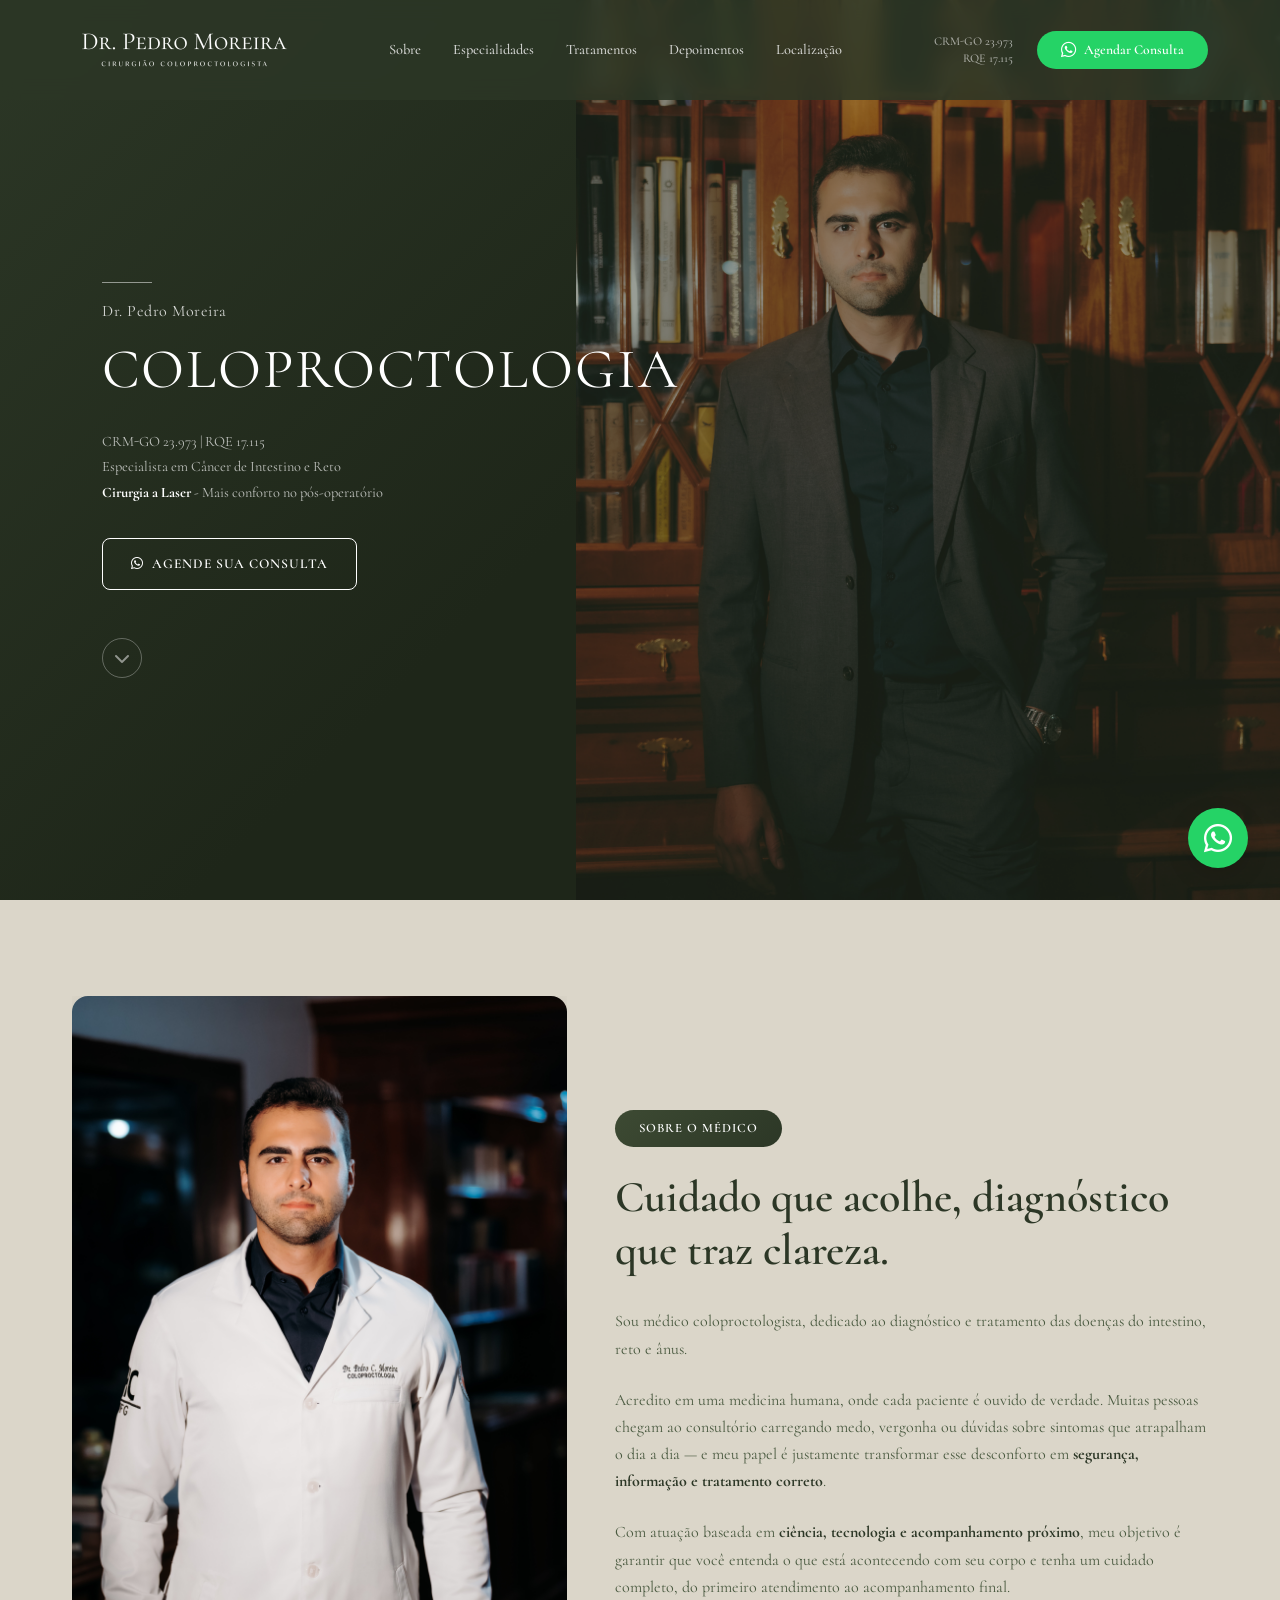
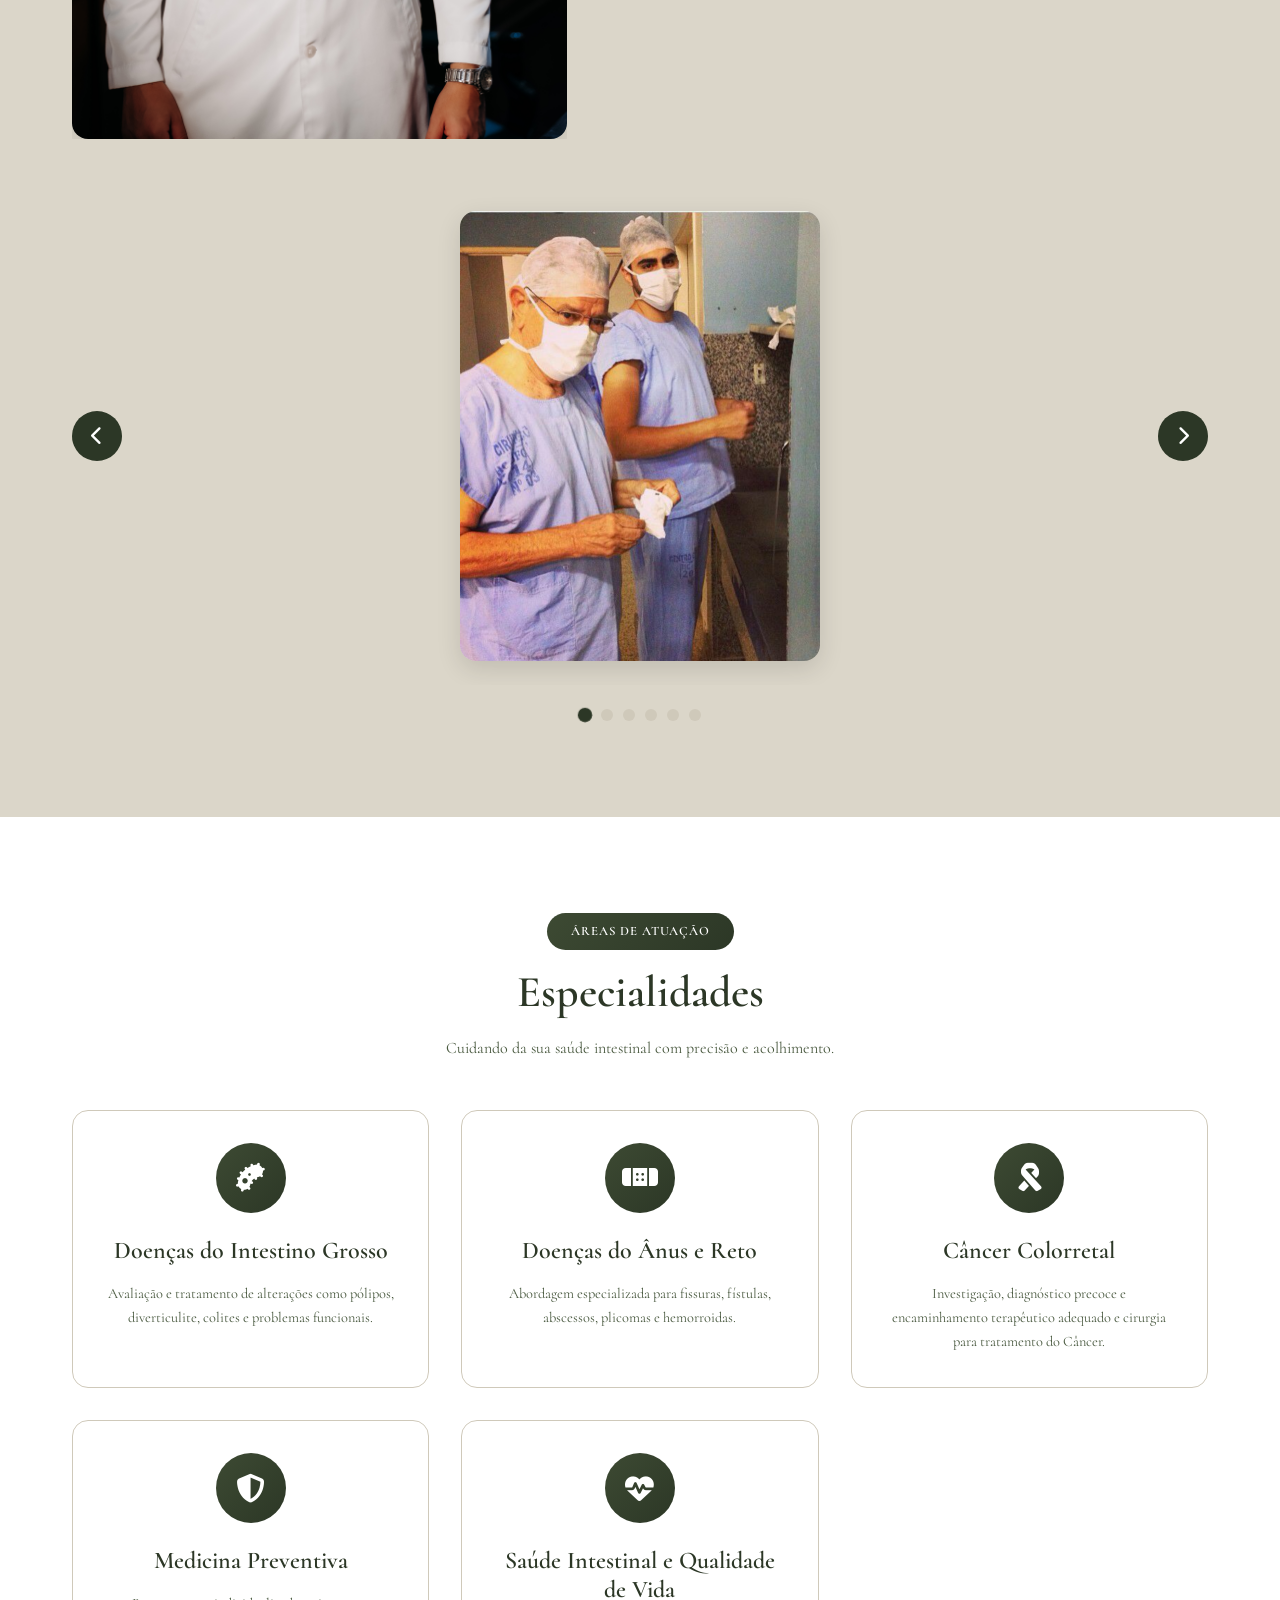
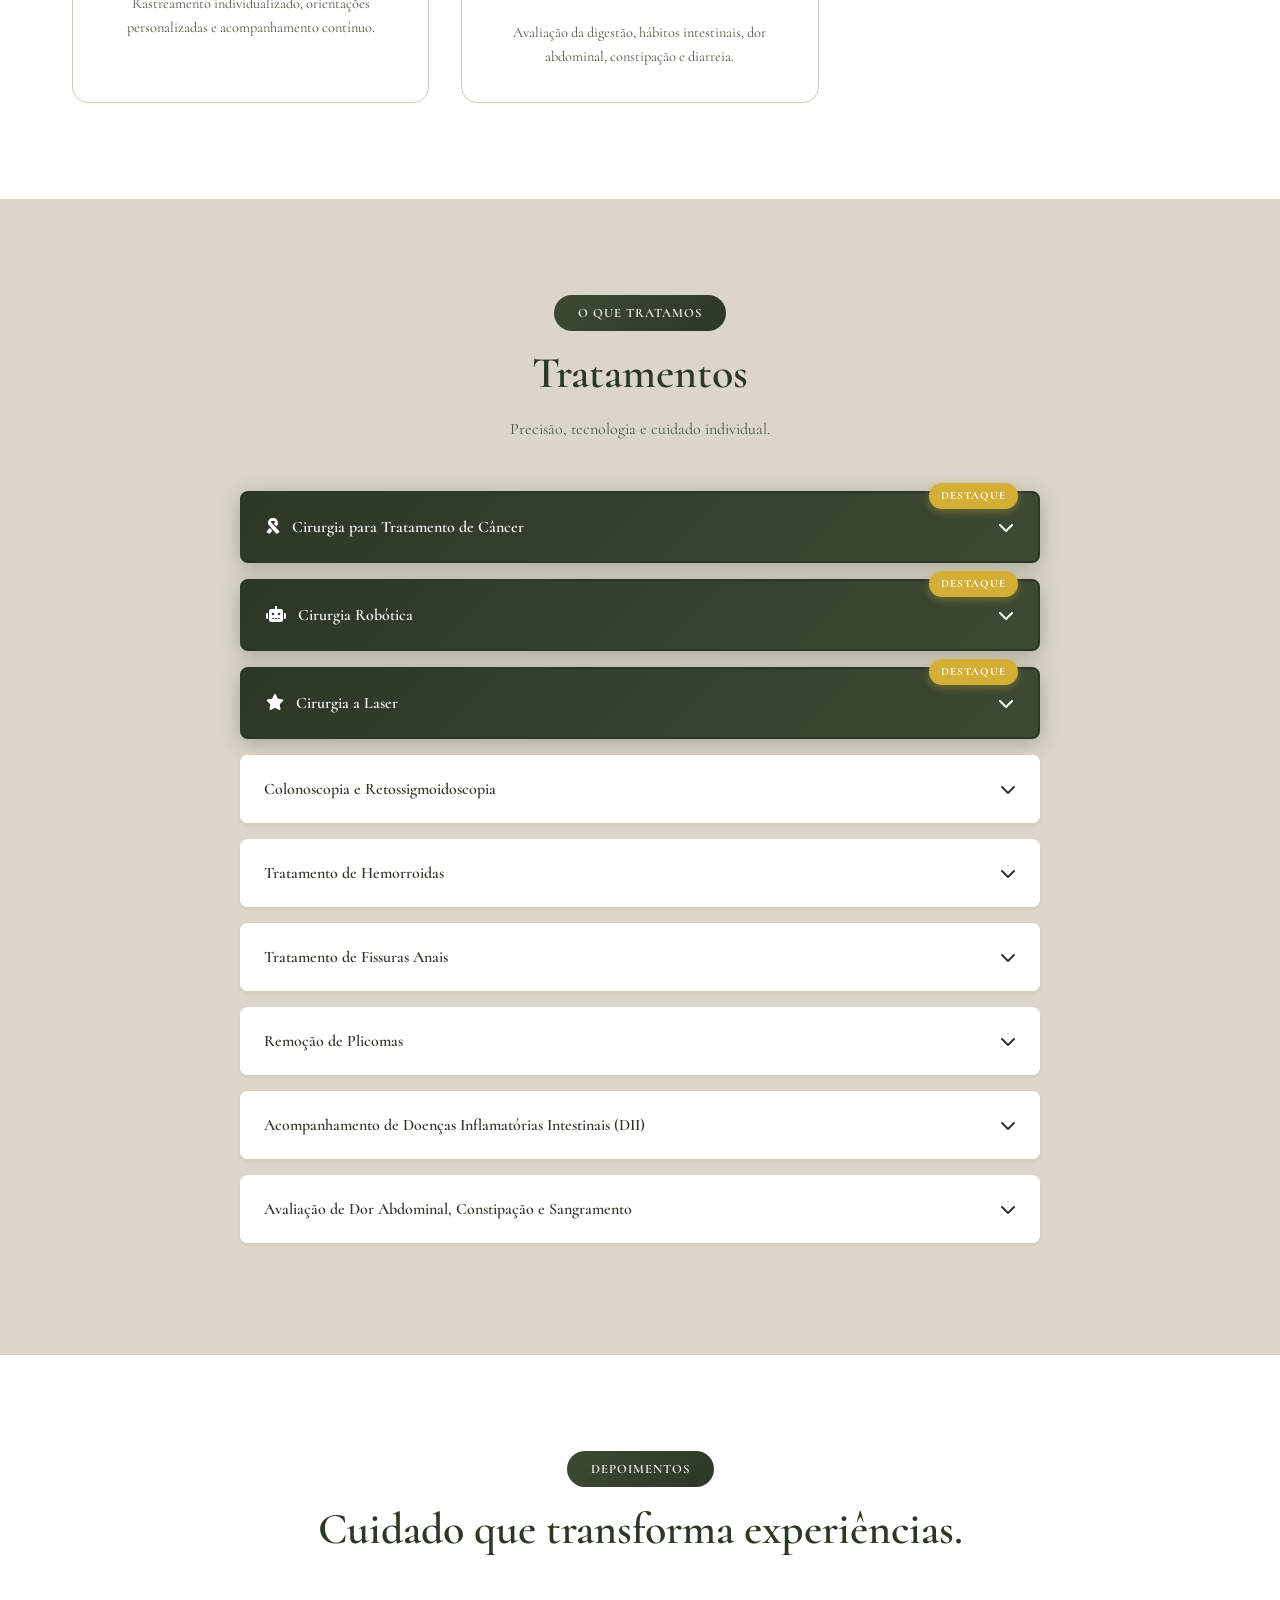
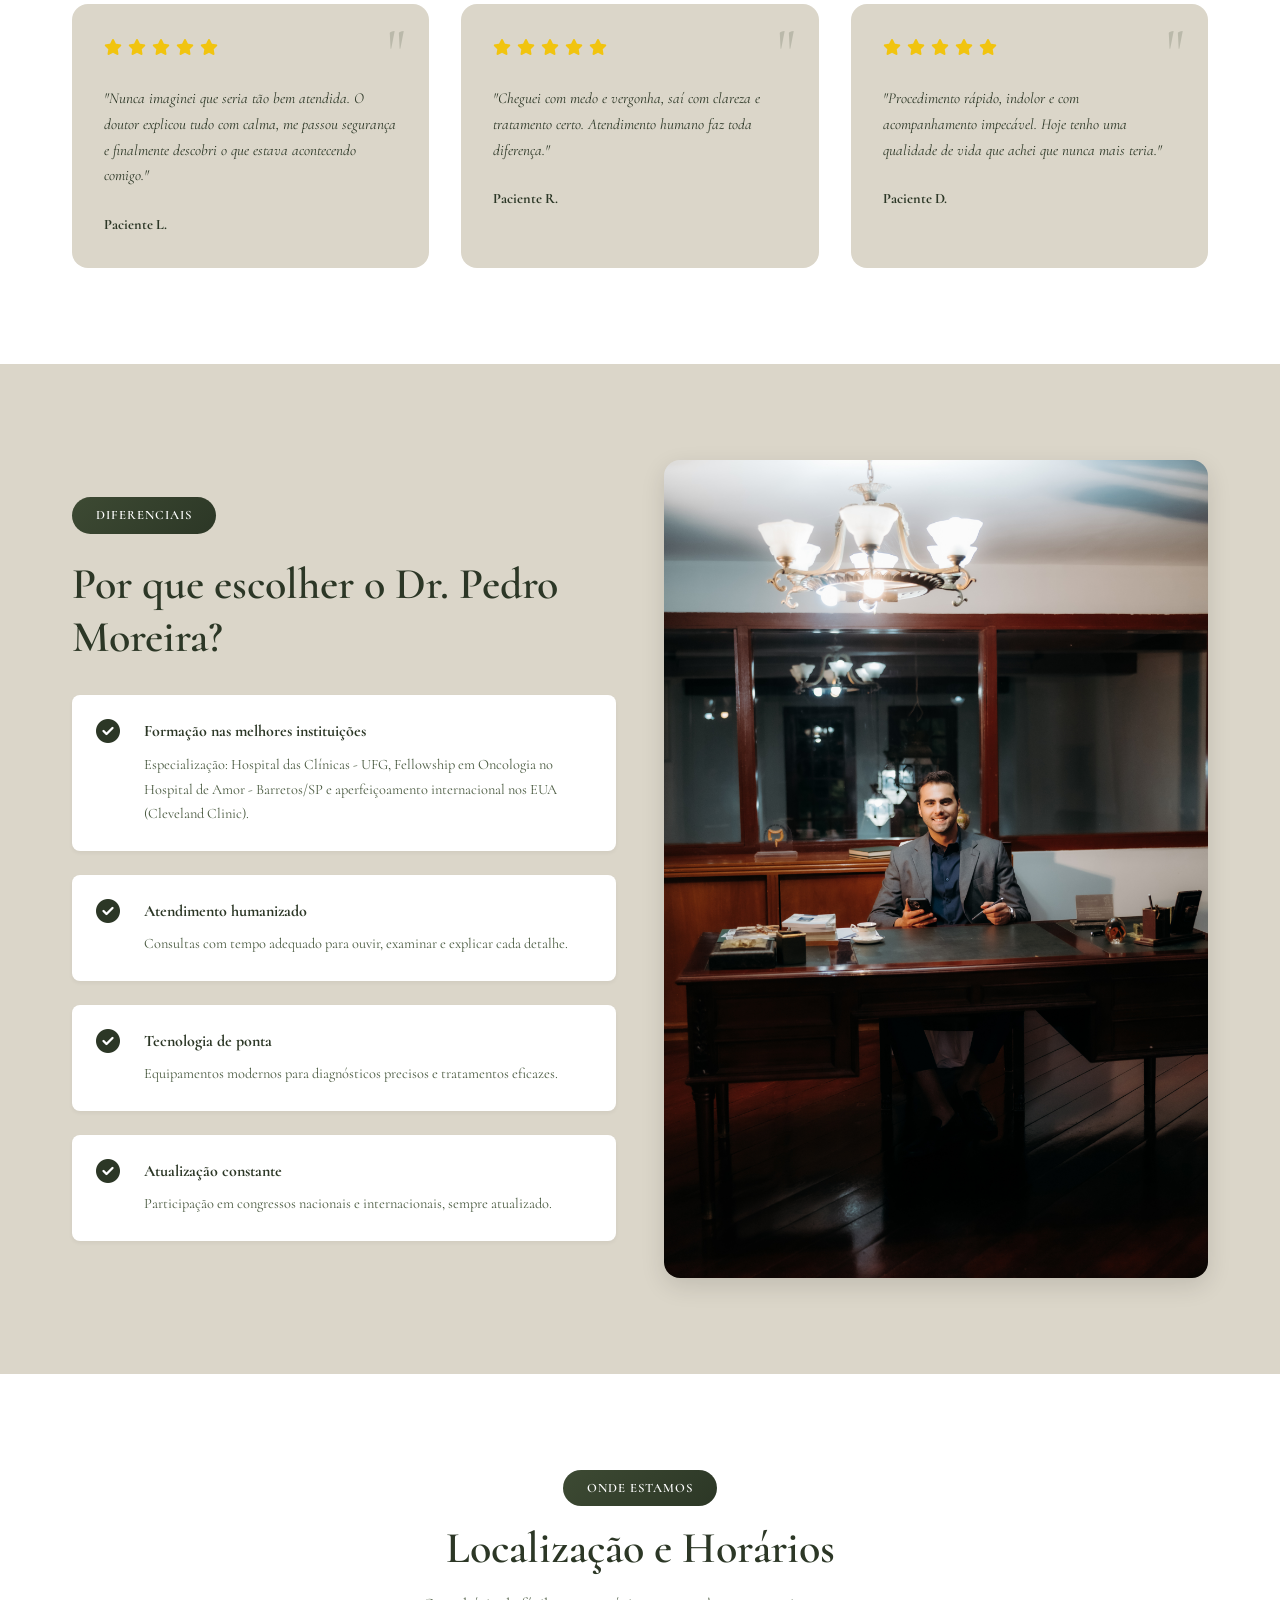
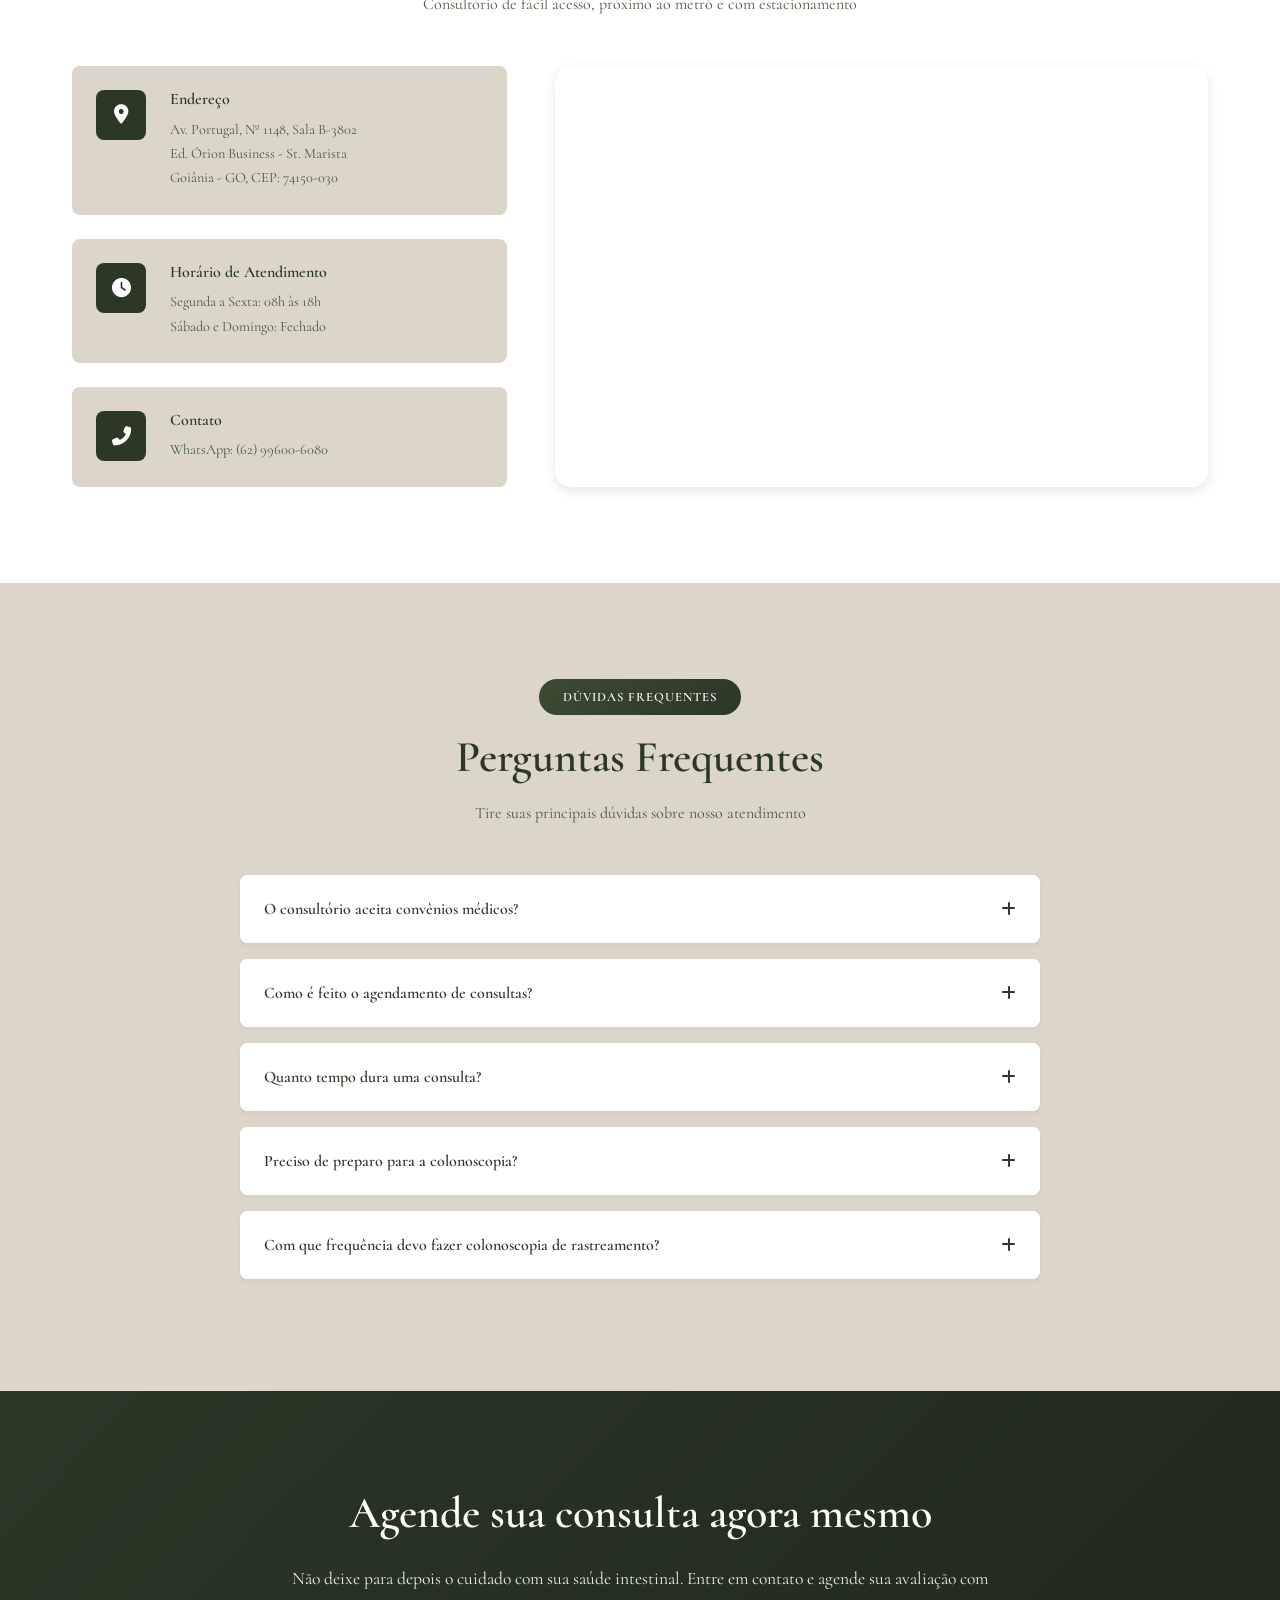
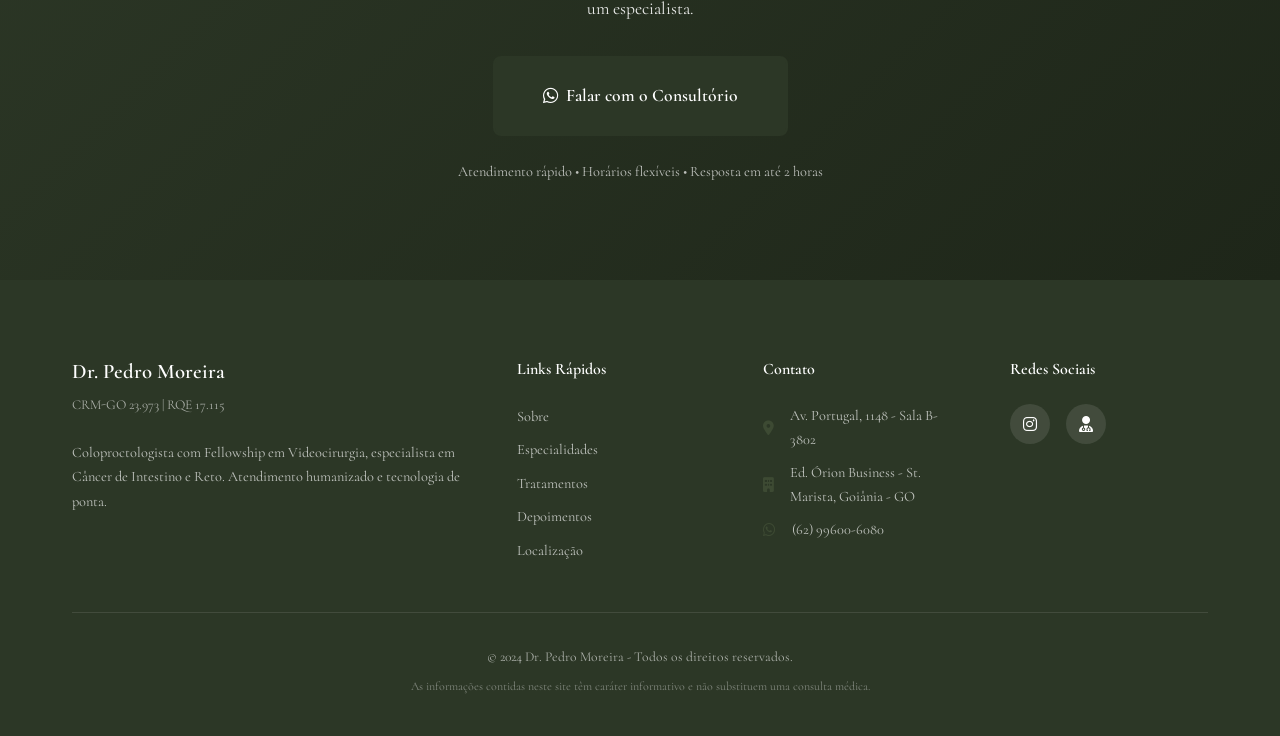
<file: index.html>
<!DOCTYPE html>
<html lang="pt-BR">
<head>
    <meta charset="UTF-8">
    <meta name="viewport" content="width=device-width, initial-scale=1.0">
    <meta name="description" content="Dr. Pedro Moreira - Coloproctologista em Goiânia. Especialista em Câncer de Intestino e Reto com Fellowship em Videocirurgia. Agende sua consulta!">
    <meta name="keywords" content="coloproctologista, goiânia, câncer de intestino, câncer de reto, videocirurgia, colonoscopia">
    <meta name="author" content="Dr. Pedro Moreira">
    <title>Dr. Pedro Moreira | Coloproctologista em Goiânia - Especialista em Câncer de Intestino e Reto</title>
    
    <!-- Fonts -->
    <link rel="preconnect" href="https://fonts.googleapis.com">
    <link rel="preconnect" href="https://fonts.gstatic.com" crossorigin>
    <link href="https://fonts.googleapis.com/css2?family=Cormorant:wght@300;400;500;600;700&display=swap" rel="stylesheet">
    
    <!-- Icons -->
    <link rel="stylesheet" href="https://cdnjs.cloudflare.com/ajax/libs/font-awesome/6.5.1/css/all.min.css">
    
    <!-- Styles -->
    <link rel="stylesheet" href="styles.css">
</head>
<body>
    <!-- Header Fixo -->
    <header class="header header-dark" id="header">
        <div class="container header-content">
            <div class="header-left">
                <div class="header-logo">
                    <img src="images/logo_clara.png" alt="Dr. Pedro Moreira - Logo" class="logo-light">
                    <img src="images/logo.png" alt="Dr. Pedro Moreira - Logo" class="logo-dark">
                </div>
            </div>
            <nav class="nav-desktop">
                <ul class="nav-list">
                    <li><a href="#sobre">Sobre</a></li>
                    <li><a href="#especialidades">Especialidades</a></li>
                    <li><a href="#tratamentos">Tratamentos</a></li>
                    <li><a href="#depoimentos">Depoimentos</a></li>
                    <li><a href="#localizacao">Localização</a></li>
                </ul>
            </nav>
            <div class="header-right">
                <div class="header-credentials">
                    <span>CRM-GO 23.973</span>
                    <span>RQE 17.115</span>
                </div>
                <a href="https://wa.me/5562996006080?text=Olá! Gostaria de agendar uma consulta com o Dr. Pedro Moreira." class="btn-whatsapp header-cta">
                    <i class="fab fa-whatsapp"></i>
                    <span>Agendar Consulta</span>
                </a>
            </div>
            <button class="menu-toggle" id="menuToggle" aria-label="Abrir menu">
                <span></span>
                <span></span>
                <span></span>
            </button>
        </div>
    </header>

    <!-- Menu Mobile -->
    <nav class="nav-mobile" id="navMobile">
        <ul class="nav-list-mobile">
            <li><a href="#sobre">Sobre</a></li>
            <li><a href="#especialidades">Especialidades</a></li>
            <li><a href="#tratamentos">Tratamentos</a></li>
            <li><a href="#depoimentos">Depoimentos</a></li>
            <li><a href="#localizacao">Localização</a></li>
            <li>
                <a href="https://wa.me/5562996006080?text=Olá! Gostaria de agendar uma consulta com o Dr. Pedro Moreira." class="btn-whatsapp-mobile">
                    <i class="fab fa-whatsapp"></i> Agendar Consulta
                </a>
            </li>
        </ul>
    </nav>

    <!-- Hero Section -->
    <section class="hero hero-dark">
        <div class="hero-bg"></div>
        <div class="hero-content-wrapper">
            <div class="hero-text">
                <div class="hero-line"></div>
                <span class="hero-tag">Dr. Pedro Moreira</span>
                <h1 class="hero-title">COLOPROCTOLOGIA</h1>
                <div class="hero-credentials">
                    <p>CRM-GO 23.973 | RQE 17.115</p>
                    <p>Especialista em Câncer de Intestino e Reto</p>
                    <p><strong>Cirurgia a Laser</strong> - Mais conforto no pós-operatório</p>
                </div>
                <div class="hero-buttons">
                    <a href="https://wa.me/5562996006080?text=Olá! Gostaria de agendar uma consulta com o Dr. Pedro Moreira." class="btn btn-primary-light">
                        <i class="fab fa-whatsapp"></i> Agende sua Consulta
                    </a>
                </div>
                <a href="#sobre" class="hero-scroll-btn" aria-label="Rolar para baixo">
                    <i class="fas fa-chevron-down"></i>
                </a>
            </div>
            <div class="hero-image">
                <img src="images/fotodr.png" alt="Dr. Pedro Moreira - Coloproctologista">
            </div>
        </div>
    </section>

    <!-- Sobre o Médico -->
    <section class="section section-about" id="sobre">
        <div class="container">
            <div class="about-content">
                <div class="about-image">
                    <img src="images/GB1_1086.jpg" alt="Dr. Pedro Moreira em consultório">
                </div>
                <div class="about-text">
                    <span class="section-tag">Sobre o Médico</span>
                    <h2 class="section-title">Cuidado que acolhe, diagnóstico que traz clareza.</h2>
                    <p class="about-description">
                        Sou médico coloproctologista, dedicado ao diagnóstico e tratamento das doenças do intestino, reto e ânus.
                    </p>
                    <p class="about-description">
                        Acredito em uma medicina humana, onde cada paciente é ouvido de verdade. Muitas pessoas chegam ao consultório carregando medo, vergonha ou dúvidas sobre sintomas que atrapalham o dia a dia — e meu papel é justamente transformar esse desconforto em <strong>segurança, informação e tratamento correto</strong>.
                    </p>
                    <p class="about-description">
                        Com atuação baseada em <strong>ciência, tecnologia e acompanhamento próximo</strong>, meu objetivo é garantir que você entenda o que está acontecendo com seu corpo e tenha um cuidado completo, do primeiro atendimento ao acompanhamento final.
                    </p>
                </div>
            </div>

            <!-- Carrossel de Imagens -->
            <div class="carousel-section">
                <div class="carousel-container">
                    <button class="carousel-btn carousel-prev" aria-label="Anterior">
                        <i class="fas fa-chevron-left"></i>
                    </button>
                    <div class="carousel-track-container">
                        <div class="carousel-track">
                            <div class="carousel-slide">
                                <img src="images/img1.png" alt="Trajetória Dr. Pedro">
                            </div>
                            <div class="carousel-slide">
                                <img src="images/img2.png" alt="Trajetória Dr. Pedro">
                            </div>
                            <div class="carousel-slide">
                                <img src="images/img3.png" alt="Trajetória Dr. Pedro">
                            </div>
                            <div class="carousel-slide">
                                <img src="images/img4.png" alt="Trajetória Dr. Pedro">
                            </div>
                            <div class="carousel-slide">
                                <img src="images/img5.png" alt="Trajetória Dr. Pedro">
                            </div>
                            <div class="carousel-slide">
                                <img src="images/img6.png" alt="Trajetória Dr. Pedro">
                            </div>
                        </div>
                    </div>
                    <button class="carousel-btn carousel-next" aria-label="Próximo">
                        <i class="fas fa-chevron-right"></i>
                    </button>
                </div>
                <div class="carousel-dots"></div>
            </div>
        </div>
    </section>

    <!-- Especialidades -->
    <section class="section section-specialties" id="especialidades">
        <div class="container">
            <div class="section-header">
                <span class="section-tag">Áreas de Atuação</span>
                <h2 class="section-title">Especialidades</h2>
                <p class="section-subtitle">Cuidando da sua saúde intestinal com precisão e acolhimento.</p>
            </div>
            <div class="specialties-grid">
                <div class="specialty-card">
                    <div class="specialty-icon">
                        <i class="fas fa-bacterium"></i>
                    </div>
                    <h3>Doenças do Intestino Grosso</h3>
                    <p>Avaliação e tratamento de alterações como pólipos, diverticulite, colites e problemas funcionais.</p>
                </div>
                <div class="specialty-card">
                    <div class="specialty-icon">
                        <i class="fas fa-band-aid"></i>
                    </div>
                    <h3>Doenças do Ânus e Reto</h3>
                    <p>Abordagem especializada para fissuras, fístulas, abscessos, plicomas e hemorroidas.</p>
                </div>
                <div class="specialty-card">
                    <div class="specialty-icon">
                        <i class="fas fa-ribbon"></i>
                    </div>
                    <h3>Câncer Colorretal</h3>
                    <p>Investigação, diagnóstico precoce e encaminhamento terapêutico adequado e cirurgia para tratamento do Câncer.</p>
                </div>
                <div class="specialty-card">
                    <div class="specialty-icon">
                        <i class="fas fa-shield-alt"></i>
                    </div>
                    <h3>Medicina Preventiva</h3>
                    <p>Rastreamento individualizado, orientações personalizadas e acompanhamento contínuo.</p>
                </div>
                <div class="specialty-card">
                    <div class="specialty-icon">
                        <i class="fas fa-heartbeat"></i>
                    </div>
                    <h3>Saúde Intestinal e Qualidade de Vida</h3>
                    <p>Avaliação da digestão, hábitos intestinais, dor abdominal, constipação e diarreia.</p>
                </div>
            </div>
        </div>
    </section>

    <!-- Tratamentos -->
    <section class="section section-treatments" id="tratamentos">
        <div class="container">
            <div class="section-header">
                <span class="section-tag">O que Tratamos</span>
                <h2 class="section-title">Tratamentos</h2>
                <p class="section-subtitle">Precisão, tecnologia e cuidado individual.</p>
            </div>
            <div class="treatments-accordion">
                <!-- DESTAQUE 1 - CÂNCER -->
                <div class="treatment-item treatment-highlight">
                    <button type="button" class="treatment-header" aria-expanded="false">
                        <span class="treatment-title"><i class="fas fa-ribbon"></i> Cirurgia para Tratamento de Câncer</span>
                        <i class="fas fa-chevron-down"></i>
                    </button>
                    <div class="treatment-content">
                        <p><strong>Tratamento especializado e humanizado para câncer colorretal.</strong> Com formação no Hospital de Amor (Barretos/SP), referência nacional em oncologia, realizo cirurgias com foco em segurança, técnica apurada e acompanhamento completo do paciente.</p>
                    </div>
                </div>
                <!-- DESTAQUE 2 - ROBÓTICA -->
                <div class="treatment-item treatment-highlight">
                    <button type="button" class="treatment-header" aria-expanded="false">
                        <span class="treatment-title"><i class="fas fa-robot"></i> Cirurgia Robótica</span>
                        <i class="fas fa-chevron-down"></i>
                    </button>
                    <div class="treatment-content">
                        <p><strong>Tecnologia de última geração para procedimentos de alta precisão.</strong> A cirurgia robótica permite movimentos mais precisos, menor trauma cirúrgico, menos dor no pós-operatório e recuperação mais rápida.</p>
                    </div>
                </div>
                <!-- DESTAQUE 3 - LASER -->
                <div class="treatment-item treatment-highlight">
                    <button type="button" class="treatment-header" aria-expanded="false">
                        <span class="treatment-title"><i class="fas fa-star"></i> Cirurgia a Laser</span>
                        <i class="fas fa-chevron-down"></i>
                    </button>
                    <div class="treatment-content">
                        <p><strong>Tecnologia de ponta para mais conforto no pós-operatório.</strong> Técnica moderna e minimamente invasiva para tratamento de hemorroidas e fissuras. Benefícios: menor dor, menos sangramento, recuperação mais rápida e retorno às atividades em menos tempo.</p>
                    </div>
                </div>
                <!-- Tratamento 3 -->
                <div class="treatment-item">
                    <button type="button" class="treatment-header" aria-expanded="false">
                        <span class="treatment-title">Colonoscopia e Retossigmoidoscopia</span>
                        <i class="fas fa-chevron-down"></i>
                    </button>
                    <div class="treatment-content">
                        <p>Exames essenciais para diagnóstico precoce, investigação de sangramentos, pólipos e prevenção do câncer.</p>
                    </div>
                </div>
                <!-- Tratamento 4 -->
                <div class="treatment-item">
                    <button type="button" class="treatment-header" aria-expanded="false">
                        <span class="treatment-title">Tratamento de Hemorroidas</span>
                        <i class="fas fa-chevron-down"></i>
                    </button>
                    <div class="treatment-content">
                        <p>Opções modernas e eficazes — de terapias conservadoras a procedimentos minimamente invasivos, incluindo <strong>cirurgia a laser</strong> para mais conforto no pós-operatório.</p>
                    </div>
                </div>
                <!-- Tratamento 5 -->
                <div class="treatment-item">
                    <button type="button" class="treatment-header" aria-expanded="false">
                        <span class="treatment-title">Tratamento de Fissuras Anais</span>
                        <i class="fas fa-chevron-down"></i>
                    </button>
                    <div class="treatment-content">
                        <p>Cuidados voltados para reduzir dor, inflamação e promover cicatrização adequada.</p>
                    </div>
                </div>
                <!-- Tratamento 6 -->
                <div class="treatment-item">
                    <button type="button" class="treatment-header" aria-expanded="false">
                        <span class="treatment-title">Remoção de Plicomas</span>
                        <i class="fas fa-chevron-down"></i>
                    </button>
                    <div class="treatment-content">
                        <p>Procedimento seguro que devolve conforto e autoestima.</p>
                    </div>
                </div>
                <!-- Tratamento 7 -->
                <div class="treatment-item">
                    <button type="button" class="treatment-header" aria-expanded="false">
                        <span class="treatment-title">Acompanhamento de Doenças Inflamatórias Intestinais (DII)</span>
                        <i class="fas fa-chevron-down"></i>
                    </button>
                    <div class="treatment-content">
                        <p>Monitoramento completo para doença de Crohn e retocolite ulcerativa.</p>
                    </div>
                </div>
                <!-- Tratamento 8 -->
                <div class="treatment-item">
                    <button type="button" class="treatment-header" aria-expanded="false">
                        <span class="treatment-title">Avaliação de Dor Abdominal, Constipação e Sangramento</span>
                        <i class="fas fa-chevron-down"></i>
                    </button>
                    <div class="treatment-content">
                        <p>Diagnóstico detalhado para identificar causas e direcionar o tratamento ideal.</p>
                    </div>
                </div>
            </div>
        </div>
    </section>

    <!-- Depoimentos -->
    <section class="section section-testimonials" id="depoimentos">
        <div class="container">
            <div class="section-header">
                <span class="section-tag">Depoimentos</span>
                <h2 class="section-title">Cuidado que transforma experiências.</h2>
                <!-- <p class="section-subtitle">Você pode trocar por depoimentos reais depois.</p> -->
            </div>
            <div class="testimonials-grid">
                <div class="testimonial-card">
                    <div class="testimonial-stars">
                        <i class="fas fa-star"></i>
                        <i class="fas fa-star"></i>
                        <i class="fas fa-star"></i>
                        <i class="fas fa-star"></i>
                        <i class="fas fa-star"></i>
                    </div>
                    <p class="testimonial-text">"Nunca imaginei que seria tão bem atendida. O doutor explicou tudo com calma, me passou segurança e finalmente descobri o que estava acontecendo comigo."</p>
                    <div class="testimonial-author">
                        <div class="author-info">
                            <strong>Paciente L.</strong>
                        </div>
                    </div>
                </div>
                <div class="testimonial-card">
                    <div class="testimonial-stars">
                        <i class="fas fa-star"></i>
                        <i class="fas fa-star"></i>
                        <i class="fas fa-star"></i>
                        <i class="fas fa-star"></i>
                        <i class="fas fa-star"></i>
                    </div>
                    <p class="testimonial-text">"Cheguei com medo e vergonha, saí com clareza e tratamento certo. Atendimento humano faz toda diferença."</p>
                    <div class="testimonial-author">
                        <div class="author-info">
                            <strong>Paciente R.</strong>
                        </div>
                    </div>
                </div>
                <div class="testimonial-card">
                    <div class="testimonial-stars">
                        <i class="fas fa-star"></i>
                        <i class="fas fa-star"></i>
                        <i class="fas fa-star"></i>
                        <i class="fas fa-star"></i>
                        <i class="fas fa-star"></i>
                    </div>
                    <p class="testimonial-text">"Procedimento rápido, indolor e com acompanhamento impecável. Hoje tenho uma qualidade de vida que achei que nunca mais teria."</p>
                    <div class="testimonial-author">
                        <div class="author-info">
                            <strong>Paciente D.</strong>
                        </div>
                    </div>
                </div>
            </div>
        </div>
    </section>

    <!-- Por que Escolher -->
    <section class="section section-why-choose">
        <div class="container">
            <div class="why-choose-content">
                <div class="why-choose-text">
                    <span class="section-tag">Diferenciais</span>
                    <h2 class="section-title">Por que escolher o Dr. Pedro Moreira?</h2>
                    <ul class="why-choose-list">

                        <li>
                            <i class="fas fa-check-circle"></i>
                            <div>
                                <strong>Formação nas melhores instituições</strong>
                                <p>Especialização: Hospital das Clínicas - UFG, Fellowship em Oncologia no Hospital de Amor - Barretos/SP e aperfeiçoamento internacional nos EUA (Cleveland Clinic).</p>
                            </div>
                        </li>
                        <li>
                            <i class="fas fa-check-circle"></i>
                            <div>
                                <strong>Atendimento humanizado</strong>
                                <p>Consultas com tempo adequado para ouvir, examinar e explicar cada detalhe.</p>
                            </div>
                        </li>
                        <li>
                            <i class="fas fa-check-circle"></i>
                            <div>
                                <strong>Tecnologia de ponta</strong>
                                <p>Equipamentos modernos para diagnósticos precisos e tratamentos eficazes.</p>
                            </div>
                        </li>
                        <li>
                            <i class="fas fa-check-circle"></i>
                            <div>
                                <strong>Atualização constante</strong>
                                <p>Participação em congressos nacionais e internacionais, sempre atualizado.</p>
                            </div>
                        </li>
                    </ul>
                </div>
                <div class="why-choose-image">
                    <img src="images/GB1_0731.jpg" alt="Consultório moderno">
                </div>
            </div>
        </div>
    </section>

    <!-- Localização -->
    <section class="section section-location" id="localizacao">
        <div class="container">
            <div class="section-header">
                <span class="section-tag">Onde Estamos</span>
                <h2 class="section-title">Localização e Horários</h2>
                <p class="section-subtitle">Consultório de fácil acesso, próximo ao metrô e com estacionamento</p>
            </div>
            <div class="location-content">
                <div class="location-info">
                    <div class="location-card">
                        <div class="location-icon">
                            <i class="fas fa-map-marker-alt"></i>
                        </div>
                        <div class="location-details">
                            <h3>Endereço</h3>
                            <p>Av. Portugal, Nº 1148, Sala B-3802</p>
                            <p>Ed. Órion Business - St. Marista</p>
                            <p>Goiânia - GO, CEP: 74150-030</p>
                        </div>
                    </div>
                    <div class="location-card">
                        <div class="location-icon">
                            <i class="fas fa-clock"></i>
                        </div>
                        <div class="location-details">
                            <h3>Horário de Atendimento</h3>
                            <p>Segunda a Sexta: 08h às 18h</p>
                            <p>Sábado e Domingo: Fechado</p>
                        </div>
                    </div>
                    <div class="location-card">
                        <div class="location-icon">
                            <i class="fas fa-phone-alt"></i>
                        </div>
                        <div class="location-details">
                            <h3>Contato</h3>
                            <p>WhatsApp: (62) 99600-6080</p>
                        </div>
                    </div>
                </div>
                <div class="location-map">
                    <iframe
                        src="https://www.google.com/maps/embed?pb=!1m18!1m12!1m3!1d3821.8559!2d-49.2648!3d-16.7064!2m3!1f0!2f0!3f0!3m2!1i1024!2i768!4f13.1!3m3!1m2!1s0x935ef11c9f7b5555%3A0x5555555555555555!2sEd.%20%C3%93rion%20Business%20%26%20Health%20Complex!5e0!3m2!1spt-BR!2sbr!4v1700000000000!5m2!1spt-BR!2sbr"
                        width="100%"
                        height="400"
                        style="border:0;"
                        allowfullscreen=""
                        loading="lazy"
                        referrerpolicy="no-referrer-when-downgrade">
                    </iframe>
                </div>
            </div>
        </div>
    </section>

    <!-- FAQ -->
    <section class="section section-faq">
        <div class="container">
            <div class="section-header">
                <span class="section-tag">Dúvidas Frequentes</span>
                <h2 class="section-title">Perguntas Frequentes</h2>
                <p class="section-subtitle">Tire suas principais dúvidas sobre nosso atendimento</p>
            </div>
            <div class="faq-accordion">
                <div class="faq-item">
                    <button class="faq-header" aria-expanded="false">
                        <span>O consultório aceita convênios médicos?</span>
                        <i class="fas fa-plus"></i>
                    </button>
                    <div class="faq-content">
                        <p>O atendimento é exclusivamente particular, com um cuidado mais personalizado a cada paciente. Porém, fornecemos a documentação necessária em casos de reembolso junto ao plano de saúde.</p>
                    </div>
                </div>
                <div class="faq-item">
                    <button class="faq-header" aria-expanded="false">
                        <span>Como é feito o agendamento de consultas?</span>
                        <i class="fas fa-plus"></i>
                    </button>
                    <div class="faq-content">
                        <p>O agendamento é feito exclusivamente pelo WhatsApp. Buscamos agendar sua consulta no horário mais conveniente para você, com atendimento de segunda a sexta-feira, das 08h às 18h.</p>
                    </div>
                </div>
                <div class="faq-item">
                    <button class="faq-header" aria-expanded="false">
                        <span>Quanto tempo dura uma consulta?</span>
                        <i class="fas fa-plus"></i>
                    </button>
                    <div class="faq-content">
                        <p>As consultas têm duração de 30 minutos a 1 hora. Acreditamos que é fundamental ter tempo adequado para ouvir o paciente, realizar um exame físico completo e esclarecer todas as dúvidas.</p>
                    </div>
                </div>
                <div class="faq-item">
                    <button class="faq-header" aria-expanded="false">
                        <span>Preciso de preparo para a colonoscopia?</span>
                        <i class="fas fa-plus"></i>
                    </button>
                    <div class="faq-content">
                        <p>Sim, a colonoscopia exige uma dieta específica e uso de laxantes no dia anterior ao exame. Todas as orientações serão fornecidas detalhadamente no momento do agendamento.</p>
                    </div>
                </div>
                <div class="faq-item">
                    <button class="faq-header" aria-expanded="false">
                        <span>Com que frequência devo fazer colonoscopia de rastreamento?</span>
                        <i class="fas fa-plus"></i>
                    </button>
                    <div class="faq-content">
                        <p>A recomendação é iniciar o rastreamento a partir dos 45 anos. A frequência de repetição dependerá do resultado da última colonoscopia, podendo variar de 1 ano até 10 anos.</p>
                    </div>
                </div>
            </div>
        </div>
    </section>

    <!-- CTA Final -->
    <section class="section section-cta">
        <div class="container">
            <div class="cta-content">
                <h2 class="cta-title">Agende sua consulta agora mesmo</h2>
                <p class="cta-text">Não deixe para depois o cuidado com sua saúde intestinal. Entre em contato e agende sua avaliação com um especialista.</p>
                <a href="https://wa.me/5562996006080?text=Olá! Gostaria de agendar uma consulta com o Dr. Pedro Moreira." class="btn btn-primary btn-large">
                    <i class="fab fa-whatsapp"></i> Falar com o Consultório
                </a>
                <p class="cta-subtitle">Atendimento rápido • Horários flexíveis • Resposta em até 2 horas</p>
            </div>
        </div>
    </section>

    <!-- Footer -->
    <footer class="footer">
        <div class="container">
            <div class="footer-content">
                <div class="footer-info">
                    <div class="footer-logo">
                        <h3>Dr. Pedro Moreira</h3>
                        <p>CRM-GO 23.973 | RQE 17.115</p>
                    </div>
                    <p class="footer-description">Coloproctologista com Fellowship em Videocirurgia, especialista em Câncer de Intestino e Reto. Atendimento humanizado e tecnologia de ponta.</p>
                </div>
                <div class="footer-links">
                    <h4>Links Rápidos</h4>
                    <ul>
                        <li><a href="#sobre">Sobre</a></li>
                        <li><a href="#especialidades">Especialidades</a></li>
                        <li><a href="#tratamentos">Tratamentos</a></li>
                        <li><a href="#depoimentos">Depoimentos</a></li>
                        <li><a href="#localizacao">Localização</a></li>
                    </ul>
                </div>
                <div class="footer-contact">
                    <h4>Contato</h4>
                    <p><i class="fas fa-map-marker-alt"></i> Av. Portugal, 1148 - Sala B-3802</p>
                    <p><i class="fas fa-building"></i> Ed. Órion Business - St. Marista, Goiânia - GO</p>
                    <p><i class="fab fa-whatsapp"></i> (62) 99600-6080</p>
                </div>
                <div class="footer-social">
                    <h4>Redes Sociais</h4>
                    <div class="social-links">
                        <a href="https://www.instagram.com/dr.pedrocmoreira?igsh=MWsweHphbTF5aGFneA==" target="_blank" rel="noopener noreferrer" aria-label="Instagram"><i class="fab fa-instagram"></i></a>
                        <a href="https://www.doctoralia.com.br/pedro-moreira-2/coloproctologista/goiania" target="_blank" rel="noopener noreferrer" aria-label="Doctoralia"><i class="fas fa-user-md"></i></a>
                    </div>
                </div>
            </div>
            <div class="footer-bottom">
                <p>&copy; 2024 Dr. Pedro Moreira - Todos os direitos reservados.</p>
                <p class="footer-disclaimer">As informações contidas neste site têm caráter informativo e não substituem uma consulta médica.</p>
            </div>
        </div>
    </footer>

    <!-- WhatsApp Flutuante -->
    <a href="https://wa.me/5562996006080?text=Olá! Gostaria de agendar uma consulta com o Dr. Pedro Moreira." class="whatsapp-float" aria-label="Contato via WhatsApp">
        <i class="fab fa-whatsapp"></i>
    </a>

    <!-- Scripts -->
    <script src="scripts.js"></script>
</body>
</html>
</file>
<file: styles.css>
/* ============================================
   Dr. Pedro Henrique Almeida - Landing Page
   Professional Medical Landing Page Styles
   ============================================ */

/* Variables */
:root {
    /* Colors - Paleta baseada na logo */
    --primary-color: #2c3726;
    --primary-dark: #1e2619;
    --primary-light: #3d4a33;
    --secondary-color: #2c3726;
    --accent-color: #2c3726;
    --accent-hover: #1e2619;
    --text-dark: #2c3726;
    --text-medium: #4a5a40;
    --text-light: #6b7a60;
    --white: #ffffff;
    --off-white: #dbd6c9;
    --light-gray: #e8e4da;
    --border-color: #cfc9ba;
    --beige: #dbd6c9;
    --green-dark: #2c3726;
    
    /* Typography */
    --font-heading: 'Cormorant', Georgia, 'Times New Roman', serif;
    --font-body: 'Cormorant', Georgia, 'Times New Roman', serif;
    
    /* Spacing */
    --spacing-xs: 0.5rem;
    --spacing-sm: 1rem;
    --spacing-md: 1.5rem;
    --spacing-lg: 2rem;
    --spacing-xl: 3rem;
    --spacing-xxl: 5rem;
    
    /* Transitions */
    --transition-fast: 0.2s ease;
    --transition-normal: 0.3s ease;
    --transition-slow: 0.5s ease;
    
    /* Border Radius */
    --radius-sm: 4px;
    --radius-md: 8px;
    --radius-lg: 16px;
    --radius-full: 9999px;
    
    /* Shadows */
    --shadow-sm: 0 2px 4px rgba(0,0,0,0.05);
    --shadow-md: 0 4px 12px rgba(0,0,0,0.1);
    --shadow-lg: 0 8px 24px rgba(0,0,0,0.12);
    --shadow-xl: 0 12px 48px rgba(0,0,0,0.15);
}

/* Reset & Base */
*, *::before, *::after {
    margin: 0;
    padding: 0;
    box-sizing: border-box;
}

html {
    scroll-behavior: smooth;
    font-size: 16px;
}

body {
    font-family: var(--font-body);
    color: var(--text-dark);
    line-height: 1.6;
    background-color: var(--white);
    overflow-x: hidden;
}

img {
    max-width: 100%;
    height: auto;
    display: block;
}

a {
    text-decoration: none;
    color: inherit;
    transition: color var(--transition-fast);
}

ul {
    list-style: none;
}

button {
    font-family: inherit;
    cursor: pointer;
    border: none;
    background: none;
}

/* Container */
.container {
    max-width: 1200px;
    margin: 0 auto;
    padding: 0 var(--spacing-md);
}

/* Typography */
h1, h2, h3, h4, h5, h6 {
    font-family: var(--font-heading);
    color: var(--text-dark);
    line-height: 1.2;
    font-weight: 600;
}

h2 {
    font-size: clamp(1.75rem, 4vw, 2.75rem);
}

h3 {
    font-size: clamp(1.25rem, 2.5vw, 1.5rem);
}

p {
    color: var(--text-medium);
    line-height: 1.7;
}

/* Buttons */
.btn {
    display: inline-flex;
    align-items: center;
    justify-content: center;
    gap: var(--spacing-xs);
    padding: var(--spacing-sm) var(--spacing-lg);
    font-size: 0.95rem;
    font-weight: 600;
    border-radius: var(--radius-md);
    transition: all var(--transition-normal);
    cursor: pointer;
    border: 2px solid transparent;
}

.btn-primary {
    background: var(--accent-color);
    color: var(--white);
    border-color: var(--accent-color);
}

.btn-primary:hover {
    background: var(--accent-hover);
    border-color: var(--accent-hover);
    transform: translateY(-2px);
    box-shadow: var(--shadow-md);
}

.btn-secondary {
    background: transparent;
    color: var(--white);
    border-color: var(--white);
}

.btn-secondary:hover {
    background: var(--white);
    color: var(--primary-color);
}

.btn-large {
    padding: var(--spacing-md) var(--spacing-xl);
    font-size: 1.1rem;
}

/* ============================================
   HEADER
   ============================================ */
.header {
    position: fixed;
    top: 0;
    left: 0;
    right: 0;
    background: var(--beige);
    z-index: 1000;
    box-shadow: var(--shadow-sm);
    transition: all var(--transition-normal);
}

.header.scrolled {
    box-shadow: var(--shadow-md);
    background: var(--beige);
}

/* Header Dark - Verde com transparência */
.header-dark {
    background: rgba(44, 55, 38, 0.85);
    backdrop-filter: blur(10px);
    -webkit-backdrop-filter: blur(10px);
    box-shadow: none;
}

.header-dark.scrolled {
    background: var(--beige);
    box-shadow: var(--shadow-md);
}

.header-content {
    display: flex;
    align-items: center;
    justify-content: space-between;
    padding: var(--spacing-sm) var(--spacing-md);
    gap: var(--spacing-md);
}

.header-left {
    display: flex;
    align-items: center;
    gap: var(--spacing-md);
}

.header-logo {
    height: 100px;
    flex-shrink: 0;
}

.header-logo img {
    height: 100%;
    width: auto;
    object-fit: contain;
}

.header-right {
    display: flex;
    align-items: center;
    gap: var(--spacing-md);
}

.header-credentials {
    display: none;
    flex-direction: column;
    align-items: flex-end;
    font-size: 0.75rem;
    color: var(--text-medium);
    font-weight: 500;
    line-height: 1.4;
}

.nav-desktop {
    display: none;
}

.nav-list {
    display: flex;
    gap: var(--spacing-lg);
}

.nav-list a {
    font-size: 0.9rem;
    font-weight: 500;
    color: var(--text-dark);
    position: relative;
    padding: var(--spacing-xs) 0;
}

.nav-list a::after {
    content: '';
    position: absolute;
    bottom: 0;
    left: 0;
    width: 0;
    height: 2px;
    background: var(--primary-color);
    transition: width var(--transition-normal);
}

.nav-list a:hover::after {
    width: 100%;
}

.btn-whatsapp {
    display: flex;
    align-items: center;
    gap: var(--spacing-xs);
    background: #25D366;
    color: var(--white);
    padding: var(--spacing-xs) var(--spacing-md);
    border-radius: var(--radius-full);
    font-weight: 600;
    font-size: 0.85rem;
    transition: all var(--transition-normal);
}

.btn-whatsapp:hover {
    background: #1fb855;
    transform: scale(1.02);
}

.btn-whatsapp i {
    font-size: 1.1rem;
}

.header-cta {
    display: none;
}

/* Mobile Menu Toggle */
.menu-toggle {
    display: flex;
    flex-direction: column;
    gap: 5px;
    padding: var(--spacing-xs);
}

.menu-toggle span {
    width: 25px;
    height: 2px;
    background: var(--text-dark);
    transition: all var(--transition-normal);
}

.menu-toggle.active span:nth-child(1) {
    transform: rotate(45deg) translate(5px, 5px);
}

.menu-toggle.active span:nth-child(2) {
    opacity: 0;
}

.menu-toggle.active span:nth-child(3) {
    transform: rotate(-45deg) translate(5px, -5px);
}

/* Mobile Navigation */
.nav-mobile {
    position: fixed;
    top: 80px;
    left: 0;
    right: 0;
    background: var(--white);
    padding: var(--spacing-lg);
    box-shadow: var(--shadow-lg);
    transform: translateY(-120%);
    opacity: 0;
    transition: all var(--transition-normal);
    z-index: 999;
}

.nav-mobile.active {
    transform: translateY(0);
    opacity: 1;
}

.nav-list-mobile {
    display: flex;
    flex-direction: column;
    gap: var(--spacing-md);
}

.nav-list-mobile a {
    font-size: 1rem;
    font-weight: 500;
    color: var(--text-dark);
    padding: var(--spacing-sm);
    border-radius: var(--radius-md);
    transition: background var(--transition-fast);
}

.nav-list-mobile a:hover {
    background: var(--light-gray);
}

.btn-whatsapp-mobile {
    display: flex;
    align-items: center;
    justify-content: center;
    gap: var(--spacing-xs);
    background: #25D366;
    color: var(--white) !important;
    padding: var(--spacing-md);
    border-radius: var(--radius-md);
}

/* ============================================
   HERO SECTION - DARK STYLE
   ============================================ */
.hero {
    position: relative;
    min-height: 100vh;
    display: flex;
    align-items: center;
    overflow: hidden;
}

.hero-dark {
    background: var(--primary-dark);
}

.hero-bg {
    position: absolute;
    top: 0;
    left: 0;
    right: 0;
    bottom: 0;
    background: linear-gradient(135deg, var(--primary-color) 0%, var(--primary-dark) 50%, #1e2619 100%);
    z-index: 0;
}

.hero-content-wrapper {
    display: flex;
    width: 100%;
    min-height: 100vh;
    position: relative;
    z-index: 1;
}

.hero-text {
    flex: 1;
    display: flex;
    flex-direction: column;
    justify-content: center;
    padding: 120px 5% 60px;
    position: relative;
    z-index: 2;
}

.hero-line {
    width: 50px;
    height: 1px;
    background: rgba(255,255,255,0.5);
    margin-bottom: var(--spacing-sm);
}

.hero-tag {
    display: block;
    color: rgba(255,255,255,0.8);
    font-size: 1rem;
    font-weight: 400;
    margin-bottom: var(--spacing-sm);
    letter-spacing: 0.5px;
}

.hero-title {
    font-size: clamp(2.5rem, 6vw, 4.5rem);
    color: var(--white);
    margin-bottom: var(--spacing-lg);
    line-height: 1;
    font-weight: 400;
    letter-spacing: 2px;
}

.hero-credentials {
    margin-bottom: var(--spacing-lg);
}

.hero-credentials p {
    color: rgba(255,255,255,0.7);
    font-size: 0.9rem;
    line-height: 1.8;
    margin: 0;
}

.hero-credentials strong {
    color: var(--white);
}

.hero-buttons {
    display: flex;
    gap: var(--spacing-sm);
    margin-bottom: var(--spacing-xl);
}

.btn-primary-light {
    display: inline-flex;
    align-items: center;
    gap: 8px;
    background: transparent;
    color: var(--white);
    border: 1px solid var(--white);
    padding: 14px 28px;
    font-size: 0.85rem;
    font-weight: 600;
    letter-spacing: 1px;
    text-transform: uppercase;
    text-decoration: none;
    transition: all 0.3s ease;
}

.btn-primary-light:hover {
    background: var(--white);
    color: var(--primary-dark);
}

.hero-scroll-btn {
    display: inline-flex;
    align-items: center;
    justify-content: center;
    width: 40px;
    height: 40px;
    border: 1px solid rgba(255,255,255,0.3);
    border-radius: 50%;
    color: rgba(255,255,255,0.5);
    text-decoration: none;
    transition: all 0.3s ease;
    animation: bounce 2s infinite;
}

.hero-scroll-btn:hover {
    border-color: var(--white);
    color: var(--white);
}

.hero-image {
    position: absolute;
    right: 0;
    top: 0;
    bottom: 0;
    width: 50%;
    display: flex;
    align-items: flex-end;
    justify-content: center;
    overflow: hidden;
}

.hero-image img {
    height: 100%;
    width: auto;
    max-width: none;
    object-fit: cover;
    object-position: top center;
}

/* Header Dark Mode */
.header-dark .logo-dark {
    display: none;
}

.header-dark .logo-light {
    display: block;
}

.header-dark .nav-list a {
    color: rgba(255,255,255,0.8);
}

.header-dark .nav-list a:hover {
    color: var(--white);
}

.header-dark .header-credentials span {
    color: rgba(255,255,255,0.6);
}

.header-dark .menu-toggle span {
    background: var(--white);
}

/* Header Scrolled - switch to light */
.header.scrolled .logo-dark {
    display: block;
}

.header.scrolled .logo-light {
    display: none;
}

.header.scrolled .nav-list a {
    color: var(--text-dark);
}

.header.scrolled .header-credentials span {
    color: var(--text-medium);
}

.header.scrolled .menu-toggle span {
    background: var(--primary-color);
}

/* Logo visibility default */
.logo-light {
    display: none;
}

.logo-dark {
    display: block;
}

/* Mobile Hero */
@media (max-width: 768px) {
    .hero-content-wrapper {
        flex-direction: column;
    }

    .hero-text {
        position: absolute;
        top: 0;
        left: 0;
        right: 0;
        bottom: 0;
        padding: 100px 20px 40px;
        background: transparent;
        z-index: 2;
        opacity: 0;
        pointer-events: none;
    }

    .hero-image {
        position: relative;
        width: 100%;
        height: 100vh;
        padding-top: 100px;
    }

    .hero-image img {
        width: 100%;
        height: 100%;
        object-fit: cover;
        object-position: top center;
    }

    /* Esconder imagem na seção Sobre no mobile */
    .about-image {
        display: none;
    }

    .hero-dark .hero-bg {
        display: none;
    }

    .header-dark {
        background: rgba(44, 55, 38, 0.7);
        backdrop-filter: blur(8px);
        -webkit-backdrop-filter: blur(8px);
    }

    .header-dark.scrolled {
        background: var(--beige);
    }
}

/* ============================================
   SECTIONS COMMON
   ============================================ */
.section {
    padding: var(--spacing-xxl) 0;
}

.section-header {
    text-align: center;
    margin-bottom: var(--spacing-xl);
}

.section-tag {
    display: inline-block;
    background: linear-gradient(135deg, var(--primary-light), var(--primary-color));
    color: var(--white);
    padding: var(--spacing-xs) var(--spacing-md);
    border-radius: var(--radius-full);
    font-size: 0.8rem;
    font-weight: 600;
    text-transform: uppercase;
    letter-spacing: 1px;
    margin-bottom: var(--spacing-sm);
}

.section-title {
    margin-bottom: var(--spacing-sm);
    color: var(--text-dark);
}

.section-subtitle {
    max-width: 600px;
    margin: 0 auto;
    color: var(--text-medium);
}

/* ============================================
   ABOUT SECTION
   ============================================ */
.section-about {
    background: var(--off-white);
}

.about-content {
    display: grid;
    grid-template-columns: 1fr;
    gap: var(--spacing-xl);
    align-items: center;
}

.about-image {
    position: relative;
    text-align: center;
}

.about-image img {
    border-radius: var(--radius-lg);
    box-shadow: var(--shadow-lg);
    max-width: 400px;
    margin: 0 auto;
}

.about-badge {
    position: absolute;
    bottom: -20px;
    right: 50%;
    transform: translateX(50%);
    background: var(--primary-color);
    color: var(--white);
    padding: var(--spacing-md);
    border-radius: var(--radius-md);
    text-align: center;
    box-shadow: var(--shadow-md);
}

.badge-number {
    display: block;
    font-size: 2rem;
    font-weight: 700;
    font-family: var(--font-heading);
}

.badge-text {
    font-size: 0.75rem;
    text-transform: uppercase;
    letter-spacing: 0.5px;
}

.about-text .section-tag {
    margin-bottom: var(--spacing-md);
}

.about-text .section-title {
    text-align: left;
    margin-bottom: var(--spacing-lg);
}

.about-description {
    margin-bottom: var(--spacing-md);
}

.about-description strong {
    color: var(--text-dark);
}

.about-credentials {
    display: grid;
    grid-template-columns: repeat(2, 1fr);
    gap: var(--spacing-md);
    margin-top: var(--spacing-lg);
}

.credential-item {
    display: flex;
    align-items: center;
    gap: var(--spacing-sm);
    padding: var(--spacing-sm);
    background: var(--white);
    border-radius: var(--radius-md);
    box-shadow: var(--shadow-sm);
}

.credential-item i {
    color: var(--primary-color);
    font-size: 1.2rem;
}

.credential-item span {
    font-size: 0.85rem;
    font-weight: 500;
    color: var(--text-dark);
}

/* Carousel Section */
.carousel-section {
    margin-top: var(--spacing-xl);
}

.carousel-container {
    position: relative;
    display: flex;
    align-items: center;
    gap: var(--spacing-md);
}

.carousel-track-container {
    overflow: hidden;
    flex: 1;
    border-radius: var(--radius-lg);
}

.carousel-track {
    display: flex;
    transition: transform 0.5s ease;
}

.carousel-slide {
    min-width: 100%;
    display: flex;
    justify-content: center;
    align-items: center;
    padding: var(--spacing-md);
}

.carousel-slide img {
    max-width: 100%;
    max-height: 450px;
    object-fit: contain;
    border-radius: var(--radius-lg);
    box-shadow: var(--shadow-lg);
}

.carousel-btn {
    width: 50px;
    height: 50px;
    border-radius: 50%;
    background: var(--primary-color);
    color: var(--white);
    border: none;
    cursor: pointer;
    display: flex;
    align-items: center;
    justify-content: center;
    transition: all var(--transition-normal);
    flex-shrink: 0;
}

.carousel-btn:hover {
    background: var(--primary-dark);
    transform: scale(1.1);
}

.carousel-btn i {
    font-size: 1.2rem;
}

.carousel-dots {
    display: flex;
    justify-content: center;
    gap: 10px;
    margin-top: var(--spacing-md);
}

.carousel-dot {
    width: 12px;
    height: 12px;
    border-radius: 50%;
    background: var(--border-color);
    cursor: pointer;
    transition: all var(--transition-normal);
}

.carousel-dot.active {
    background: var(--primary-color);
    transform: scale(1.2);
}

.carousel-dot:hover {
    background: var(--primary-light);
}

@media (max-width: 768px) {
    .carousel-btn {
        width: 40px;
        height: 40px;
    }

    .carousel-btn i {
        font-size: 1rem;
    }

    .carousel-slide img {
        max-height: 300px;
    }

    .carousel-dot {
        width: 10px;
        height: 10px;
    }
}

/* ============================================
   SPECIALTIES SECTION
   ============================================ */
.section-specialties {
    background: var(--white);
}

.specialties-grid {
    display: grid;
    grid-template-columns: repeat(auto-fit, minmax(280px, 1fr));
    gap: var(--spacing-lg);
}

.specialty-card {
    background: var(--white);
    padding: var(--spacing-lg);
    border-radius: var(--radius-lg);
    border: 1px solid var(--border-color);
    text-align: center;
    transition: all var(--transition-normal);
}

.specialty-card:hover {
    transform: translateY(-5px);
    box-shadow: var(--shadow-lg);
    border-color: var(--primary-light);
}

.specialty-icon {
    width: 70px;
    height: 70px;
    background: linear-gradient(135deg, var(--primary-light), var(--primary-color));
    border-radius: var(--radius-full);
    display: flex;
    align-items: center;
    justify-content: center;
    margin: 0 auto var(--spacing-md);
}

.specialty-icon i {
    font-size: 1.8rem;
    color: var(--white);
}

.specialty-card h3 {
    margin-bottom: var(--spacing-sm);
    color: var(--text-dark);
}

.specialty-card p {
    font-size: 0.9rem;
    color: var(--text-medium);
}

/* ============================================
   TREATMENTS SECTION
   ============================================ */
.section-treatments {
    background: var(--off-white);
}

.treatments-accordion {
    max-width: 800px;
    margin: 0 auto;
}

.treatment-item {
    background: var(--white);
    border-radius: var(--radius-md);
    margin-bottom: var(--spacing-sm);
    overflow: hidden;
    box-shadow: var(--shadow-sm);
}

/* Destaque para Cirurgia a Laser */
.treatment-highlight {
    background: linear-gradient(135deg, var(--primary-color) 0%, var(--primary-light) 100%);
    border: 2px solid var(--primary-color);
    box-shadow: 0 4px 20px rgba(44, 55, 38, 0.3);
    position: relative;
    overflow: visible;
}

.treatment-highlight::before {
    content: 'DESTAQUE';
    position: absolute;
    top: -10px;
    right: 20px;
    background: #d4af37;
    color: #fff;
    font-size: 0.7rem;
    font-weight: 700;
    padding: 4px 12px;
    border-radius: 20px;
    letter-spacing: 1px;
    box-shadow: 0 2px 8px rgba(212, 175, 55, 0.4);
}

.treatment-highlight .treatment-header {
    background: transparent;
    color: var(--white);
}

.treatment-highlight .treatment-header:hover {
    background: rgba(255, 255, 255, 0.1);
}

.treatment-highlight .treatment-title {
    color: var(--white);
}

.treatment-highlight .treatment-title i {
    color: #d4af37;
    margin-right: 8px;
}

.treatment-highlight .treatment-header i {
    color: var(--white);
}

.treatment-highlight .treatment-content {
    background: rgba(255, 255, 255, 0.95);
    color: var(--text-dark);
}

/* Destaque para Cirurgia de Câncer - Mesma cor do Laser */
.treatment-highlight-cancer {
    background: linear-gradient(135deg, var(--primary-color) 0%, var(--primary-light) 100%);
    border: 2px solid var(--primary-color);
    box-shadow: 0 4px 20px rgba(44, 55, 38, 0.3);
    position: relative;
    overflow: visible;
}

.treatment-highlight-cancer::before {
    content: 'DESTAQUE';
    position: absolute;
    top: -10px;
    right: 20px;
    background: #d4af37;
    color: #fff;
    font-size: 0.7rem;
    font-weight: 700;
    padding: 4px 12px;
    border-radius: 20px;
    letter-spacing: 1px;
    box-shadow: 0 2px 8px rgba(212, 175, 55, 0.4);
}

.treatment-highlight-cancer .treatment-header {
    background: transparent;
    color: var(--white);
}

.treatment-highlight-cancer .treatment-header:hover {
    background: rgba(255, 255, 255, 0.1);
}

.treatment-highlight-cancer .treatment-title {
    color: var(--white);
}

.treatment-highlight-cancer .treatment-title i {
    color: #d4af37;
    margin-right: 8px;
}

.treatment-highlight-cancer .treatment-header i {
    color: var(--white);
}

.treatment-highlight-cancer .treatment-content {
    background: rgba(255, 255, 255, 0.95);
    color: var(--text-dark);
}

.treatment-header {
    width: 100%;
    display: flex;
    align-items: center;
    justify-content: space-between;
    padding: var(--spacing-md);
    font-size: 1rem;
    font-weight: 600;
    color: var(--text-dark);
    background: var(--white);
    text-align: left;
    transition: all var(--transition-fast);
}

.treatment-header:hover {
    background: var(--light-gray);
}

.treatment-header i {
    color: var(--primary-color);
    transition: transform var(--transition-normal);
}

.treatment-header[aria-expanded="true"] i {
    transform: rotate(180deg);
}

.treatment-content {
    padding: 0 var(--spacing-md);
    max-height: 0;
    overflow: hidden;
    transition: all var(--transition-normal);
}

.treatment-content.active {
    padding: var(--spacing-md);
    max-height: 500px;
    border-top: 1px solid var(--border-color);
}

.treatment-content p {
    margin-bottom: var(--spacing-sm);
    font-size: 0.9rem;
}

.treatment-content p:last-child {
    margin-bottom: 0;
}

.treatment-content strong {
    color: var(--primary-color);
}

/* ============================================
   TESTIMONIALS SECTION
   ============================================ */
.section-testimonials {
    background: var(--white);
}

.testimonials-grid {
    display: grid;
    grid-template-columns: repeat(auto-fit, minmax(300px, 1fr));
    gap: var(--spacing-lg);
}

.testimonial-card {
    background: var(--off-white);
    padding: var(--spacing-lg);
    border-radius: var(--radius-lg);
    position: relative;
}

.testimonial-card::before {
    content: '"';
    position: absolute;
    top: var(--spacing-sm);
    right: var(--spacing-md);
    font-size: 4rem;
    font-family: var(--font-heading);
    color: var(--primary-light);
    opacity: 0.2;
    line-height: 1;
}

.testimonial-stars {
    color: #f1c40f;
    margin-bottom: var(--spacing-md);
}

.testimonial-stars i {
    margin-right: 2px;
}

.testimonial-text {
    font-style: italic;
    margin-bottom: var(--spacing-md);
    color: var(--text-dark);
    font-size: 0.95rem;
}

.testimonial-author {
    display: flex;
    align-items: center;
    gap: var(--spacing-sm);
}

.testimonial-author img {
    width: 50px;
    height: 50px;
    border-radius: var(--radius-full);
    object-fit: cover;
}

.author-info strong {
    display: block;
    color: var(--text-dark);
    font-size: 0.9rem;
}

.author-info span {
    font-size: 0.8rem;
    color: var(--text-light);
}

/* ============================================
   WHY CHOOSE SECTION
   ============================================ */
.section-why-choose {
    background: var(--off-white);
}

.why-choose-content {
    display: grid;
    grid-template-columns: 1fr;
    gap: var(--spacing-xl);
    align-items: center;
}

.why-choose-text .section-tag {
    margin-bottom: var(--spacing-md);
}

.why-choose-text .section-title {
    text-align: left;
    margin-bottom: var(--spacing-lg);
}

.why-choose-list {
    display: flex;
    flex-direction: column;
    gap: var(--spacing-md);
}

.why-choose-list li {
    display: flex;
    gap: var(--spacing-md);
    padding: var(--spacing-md);
    background: var(--white);
    border-radius: var(--radius-md);
    box-shadow: var(--shadow-sm);
}

.why-choose-list li i {
    color: var(--accent-color);
    font-size: 1.5rem;
    flex-shrink: 0;
}

.why-choose-list li strong {
    display: block;
    color: var(--text-dark);
    margin-bottom: var(--spacing-xs);
}

.why-choose-list li p {
    font-size: 0.9rem;
    margin: 0;
}

.why-choose-image {
    display: none;
}

.why-choose-image img {
    border-radius: var(--radius-lg);
    box-shadow: var(--shadow-lg);
}

/* ============================================
   LOCATION SECTION
   ============================================ */
.section-location {
    background: var(--white);
}

.location-content {
    display: grid;
    grid-template-columns: 1fr;
    gap: var(--spacing-xl);
}

.location-info {
    display: flex;
    flex-direction: column;
    gap: var(--spacing-md);
}

.location-card {
    display: flex;
    gap: var(--spacing-md);
    padding: var(--spacing-md);
    background: var(--off-white);
    border-radius: var(--radius-md);
}

.location-icon {
    width: 50px;
    height: 50px;
    background: var(--primary-color);
    border-radius: var(--radius-md);
    display: flex;
    align-items: center;
    justify-content: center;
    flex-shrink: 0;
}

.location-icon i {
    color: var(--white);
    font-size: 1.2rem;
}

.location-details h3 {
    font-size: 1rem;
    margin-bottom: var(--spacing-xs);
    color: var(--text-dark);
}

.location-details p {
    font-size: 0.9rem;
    margin: 0;
    color: var(--text-medium);
}

.location-map {
    border-radius: var(--radius-lg);
    overflow: hidden;
    box-shadow: var(--shadow-md);
}

.location-map iframe {
    display: block;
}

/* ============================================
   FAQ SECTION
   ============================================ */
.section-faq {
    background: var(--off-white);
}

.faq-accordion {
    max-width: 800px;
    margin: 0 auto;
}

.faq-item {
    background: var(--white);
    border-radius: var(--radius-md);
    margin-bottom: var(--spacing-sm);
    overflow: hidden;
    box-shadow: var(--shadow-sm);
}

.faq-header {
    width: 100%;
    display: flex;
    align-items: center;
    justify-content: space-between;
    padding: var(--spacing-md);
    font-size: 1rem;
    font-weight: 600;
    color: var(--text-dark);
    background: var(--white);
    text-align: left;
    transition: all var(--transition-fast);
}

.faq-header:hover {
    background: var(--light-gray);
}

.faq-header i {
    color: var(--primary-color);
    transition: transform var(--transition-normal);
}

.faq-header[aria-expanded="true"] i {
    transform: rotate(45deg);
}

.faq-content {
    padding: 0 var(--spacing-md);
    max-height: 0;
    overflow: hidden;
    transition: all var(--transition-normal);
}

.faq-content.active {
    padding: var(--spacing-md);
    max-height: 500px;
    border-top: 1px solid var(--border-color);
}

.faq-content p {
    font-size: 0.9rem;
    color: var(--text-medium);
}

/* ============================================
   CTA SECTION
   ============================================ */
.section-cta {
    background: linear-gradient(135deg, var(--primary-color) 0%, var(--primary-dark) 100%);
    text-align: center;
    padding: var(--spacing-xxl) 0;
}

.cta-content {
    max-width: 700px;
    margin: 0 auto;
}

.cta-title {
    color: var(--white);
    margin-bottom: var(--spacing-md);
}

.cta-text {
    color: rgba(255,255,255,0.9);
    font-size: 1.1rem;
    margin-bottom: var(--spacing-lg);
}

.cta-subtitle {
    color: rgba(255,255,255,0.7);
    font-size: 0.9rem;
    margin-top: var(--spacing-md);
}

/* ============================================
   FOOTER
   ============================================ */
.footer {
    background: var(--secondary-color);
    color: var(--white);
    padding-top: var(--spacing-xxl);
}

.footer-content {
    display: grid;
    grid-template-columns: 1fr;
    gap: var(--spacing-xl);
    padding-bottom: var(--spacing-xl);
    border-bottom: 1px solid rgba(255,255,255,0.1);
}

.footer-logo h3 {
    color: var(--white);
    font-size: 1.3rem;
    margin-bottom: var(--spacing-xs);
}

.footer-logo p {
    color: rgba(255,255,255,0.6);
    font-size: 0.85rem;
}

.footer-description {
    color: rgba(255,255,255,0.7);
    font-size: 0.9rem;
    margin-top: var(--spacing-md);
}

.footer-links h4,
.footer-contact h4,
.footer-social h4 {
    color: var(--white);
    font-size: 1rem;
    margin-bottom: var(--spacing-md);
    font-family: var(--font-body);
    font-weight: 600;
}

.footer-links ul {
    display: flex;
    flex-direction: column;
    gap: var(--spacing-xs);
}

.footer-links a {
    color: rgba(255,255,255,0.7);
    font-size: 0.9rem;
    transition: color var(--transition-fast);
}

.footer-links a:hover {
    color: var(--white);
}

.footer-contact p {
    display: flex;
    align-items: center;
    gap: var(--spacing-sm);
    color: rgba(255,255,255,0.7);
    font-size: 0.9rem;
    margin-bottom: var(--spacing-xs);
}

.footer-contact i {
    color: var(--primary-light);
}

.social-links {
    display: flex;
    gap: var(--spacing-sm);
}

.social-links a {
    width: 40px;
    height: 40px;
    background: rgba(255,255,255,0.1);
    border-radius: var(--radius-full);
    display: flex;
    align-items: center;
    justify-content: center;
    color: var(--white);
    transition: all var(--transition-fast);
}

.social-links a:hover {
    background: var(--primary-light);
    transform: translateY(-3px);
}

.footer-bottom {
    padding: var(--spacing-lg) 0;
    text-align: center;
}

.footer-bottom p {
    color: rgba(255,255,255,0.6);
    font-size: 0.85rem;
    margin-bottom: var(--spacing-xs);
}

.footer-disclaimer {
    font-size: 0.75rem !important;
    color: rgba(255,255,255,0.4) !important;
}

/* ============================================
   WHATSAPP FLOATING BUTTON
   ============================================ */
.whatsapp-float {
    position: fixed;
    bottom: var(--spacing-lg);
    right: var(--spacing-lg);
    width: 60px;
    height: 60px;
    background: #25D366;
    border-radius: var(--radius-full);
    display: flex;
    align-items: center;
    justify-content: center;
    color: var(--white);
    font-size: 2rem;
    box-shadow: var(--shadow-lg);
    z-index: 998;
    transition: all var(--transition-normal);
    animation: pulse 2s infinite;
}

.whatsapp-float:hover {
    background: #1fb855;
    transform: scale(1.1);
    animation: none;
}

@keyframes pulse {
    0%, 100% {
        box-shadow: 0 0 0 0 rgba(37, 211, 102, 0.4);
    }
    50% {
        box-shadow: 0 0 0 15px rgba(37, 211, 102, 0);
    }
}

/* ============================================
   RESPONSIVE - TABLET (768px+)
   ============================================ */
@media (min-width: 768px) {
    .hero-buttons {
        flex-direction: row;
    }

    .about-content {
        grid-template-columns: 1fr 1.2fr;
    }

    .about-badge {
        right: -20px;
        transform: none;
    }

    .about-credentials {
        grid-template-columns: repeat(2, 1fr);
    }

    .location-content {
        grid-template-columns: 1fr 1.5fr;
    }

    .footer-content {
        grid-template-columns: repeat(2, 1fr);
    }
}

/* ============================================
   RESPONSIVE - DESKTOP (1024px+)
   ============================================ */
@media (min-width: 1024px) {
    .nav-desktop {
        display: block;
    }

    .header-cta {
        display: flex;
    }

    .header-credentials {
        display: flex;
    }

    .menu-toggle {
        display: none;
    }

    .hero-text {
        padding-left: 8%;
        max-width: 50%;
    }

    .hero-image {
        width: 55%;
    }

    .about-image img {
        max-width: 100%;
    }

    .why-choose-content {
        grid-template-columns: 1fr 1fr;
    }

    .why-choose-image {
        display: block;
    }

    .footer-content {
        grid-template-columns: 2fr 1fr 1fr 1fr;
    }
}

/* ============================================
   RESPONSIVE - LARGE DESKTOP (1200px+)
   ============================================ */
@media (min-width: 1200px) {
    .container {
        padding: 0 var(--spacing-lg);
    }

    .hero-title {
        font-size: 3.5rem;
    }

    .section {
        padding: 6rem 0;
    }
}

/* ============================================
   ANIMATIONS
   ============================================ */
@keyframes fadeInUp {
    from {
        opacity: 0;
        transform: translateY(30px);
    }
    to {
        opacity: 1;
        transform: translateY(0);
    }
}

@keyframes fadeInLeft {
    from {
        opacity: 0;
        transform: translateX(-50px);
    }
    to {
        opacity: 1;
        transform: translateX(0);
    }
}

@keyframes fadeInRight {
    from {
        opacity: 0;
        transform: translateX(50px);
    }
    to {
        opacity: 1;
        transform: translateX(0);
    }
}

@keyframes fadeIn {
    from {
        opacity: 0;
    }
    to {
        opacity: 1;
    }
}

@keyframes scaleIn {
    from {
        opacity: 0;
        transform: scale(0.9);
    }
    to {
        opacity: 1;
        transform: scale(1);
    }
}

@keyframes slideDown {
    from {
        opacity: 0;
        transform: translateY(-20px);
    }
    to {
        opacity: 1;
        transform: translateY(0);
    }
}

@keyframes float {
    0%, 100% {
        transform: translateY(0);
    }
    50% {
        transform: translateY(-10px);
    }
}

@keyframes shimmer {
    0% {
        background-position: -200% 0;
    }
    100% {
        background-position: 200% 0;
    }
}

@keyframes bounce {
    0%, 20%, 50%, 80%, 100% {
        transform: translateY(0);
    }
    40% {
        transform: translateY(-15px);
    }
    60% {
        transform: translateY(-7px);
    }
}

.fade-in-up {
    animation: fadeInUp 0.6s ease forwards;
}

.fade-in-left {
    animation: fadeInLeft 0.6s ease forwards;
}

.fade-in-right {
    animation: fadeInRight 0.6s ease forwards;
}

.fade-in {
    animation: fadeIn 0.6s ease forwards;
}

.scale-in {
    animation: scaleIn 0.5s ease forwards;
}

.slide-down {
    animation: slideDown 0.5s ease forwards;
}

/* Staggered animations for children */
.stagger-animation > *:nth-child(1) { animation-delay: 0.1s; }
.stagger-animation > *:nth-child(2) { animation-delay: 0.2s; }
.stagger-animation > *:nth-child(3) { animation-delay: 0.3s; }
.stagger-animation > *:nth-child(4) { animation-delay: 0.4s; }
.stagger-animation > *:nth-child(5) { animation-delay: 0.5s; }
.stagger-animation > *:nth-child(6) { animation-delay: 0.6s; }
.stagger-animation > *:nth-child(7) { animation-delay: 0.7s; }

/* Hero Animations */
.hero-line {
    animation: fadeInUp 0.6s ease 0.1s both;
}

.hero-tag {
    animation: fadeInUp 0.6s ease 0.2s both;
}

.hero-title {
    animation: fadeInUp 0.6s ease 0.4s both;
}

.hero-credentials {
    animation: fadeInUp 0.6s ease 0.6s both;
}

.hero-buttons {
    animation: fadeInUp 0.6s ease 0.8s both;
}

.hero-scroll-btn {
    animation: fadeInUp 0.6s ease 1s both;
}

.hero-image img {
    animation: fadeInRight 0.8s ease 0.3s both;
}

/* Hover Effects */
.specialty-card {
    position: relative;
    overflow: hidden;
}

.specialty-card::before {
    content: '';
    position: absolute;
    top: 0;
    left: -100%;
    width: 100%;
    height: 100%;
    background: linear-gradient(90deg, transparent, rgba(255,255,255,0.2), transparent);
    transition: left 0.5s ease;
}

.specialty-card:hover::before {
    left: 100%;
}

.specialty-icon {
    transition: transform 0.3s ease, color 0.3s ease;
}

.specialty-card:hover .specialty-icon {
    transform: scale(1.1) rotate(5deg);
}

/* Button hover effects */
.btn {
    position: relative;
    overflow: hidden;
}

.btn::after {
    content: '';
    position: absolute;
    top: 50%;
    left: 50%;
    width: 0;
    height: 0;
    background: rgba(255,255,255,0.2);
    border-radius: 50%;
    transform: translate(-50%, -50%);
    transition: width 0.6s ease, height 0.6s ease;
}

.btn:hover::after {
    width: 300px;
    height: 300px;
}

/* Location card hover */
.location-card {
    transition: transform 0.3s ease, box-shadow 0.3s ease;
}

.location-card:hover {
    transform: translateY(-5px);
    box-shadow: var(--shadow-lg);
}

.location-icon {
    transition: transform 0.3s ease, background 0.3s ease;
}

.location-card:hover .location-icon {
    transform: scale(1.1);
    background: var(--primary-color);
    color: var(--white);
}

/* Testimonial card hover */
.testimonial-card {
    transition: transform 0.3s ease, box-shadow 0.3s ease;
}

.testimonial-card:hover {
    transform: translateY(-8px);
    box-shadow: var(--shadow-xl);
}

/* Section headers animation */
.section-tag {
    display: inline-block;
    transition: transform 0.3s ease;
}

.section-header:hover .section-tag {
    transform: scale(1.05);
}

/* About image hover effect */
.about-image {
    position: relative;
    overflow: hidden;
}

.about-image img {
    transition: transform 0.5s ease;
}

.about-image:hover img {
    transform: scale(1.03);
}

/* Nav link underline animation */
.nav-list a {
    position: relative;
}

.nav-list a.active::after {
    width: 100%;
}

/* Scroll indicator bounce */
.scroll-indicator {
    animation: bounce 2s infinite;
}

/* Icon pulse on hover */
.fas, .fab {
    transition: transform 0.3s ease;
}

.location-card:hover .fas,
.footer-contact:hover .fas,
.footer-contact:hover .fab {
    transform: scale(1.2);
}

/* Gradient text animation */
@keyframes gradientShift {
    0% { background-position: 0% 50%; }
    50% { background-position: 100% 50%; }
    100% { background-position: 0% 50%; }
}

/* Loading skeleton animation */
.skeleton {
    background: linear-gradient(90deg, #f0f0f0 25%, #e0e0e0 50%, #f0f0f0 75%);
    background-size: 200% 100%;
    animation: shimmer 1.5s infinite;
}

/* Smooth scroll behavior */
html {
    scroll-behavior: smooth;
}

/* Ripple effect */
.ripple {
    position: absolute;
    border-radius: 50%;
    background: rgba(255, 255, 255, 0.4);
    transform: scale(0);
    animation: ripple-animation 0.6s linear;
    pointer-events: none;
}

@keyframes ripple-animation {
    to {
        transform: scale(4);
        opacity: 0;
    }
}

/* Glowing effect on focus */
.btn:focus,
.btn-whatsapp:focus {
    box-shadow: 0 0 0 3px rgba(44, 55, 38, 0.3);
}

/* Image reveal effect */
.reveal-image {
    clip-path: inset(0 100% 0 0);
    animation: reveal 1s ease forwards;
}

@keyframes reveal {
    to {
        clip-path: inset(0 0 0 0);
    }
}

/* Text gradient animation */
.gradient-text {
    background: linear-gradient(90deg, var(--primary-color), var(--primary-light), var(--primary-color));
    background-size: 200% auto;
    -webkit-background-clip: text;
    background-clip: text;
    -webkit-text-fill-color: transparent;
    animation: gradientShift 3s ease infinite;
}

/* Glow effect */
.glow {
    box-shadow: 0 0 20px rgba(44, 55, 38, 0.3);
}

/* Underline animation */
.underline-animation {
    position: relative;
    display: inline-block;
}

.underline-animation::after {
    content: '';
    position: absolute;
    width: 0;
    height: 2px;
    bottom: -2px;
    left: 0;
    background: var(--primary-color);
    transition: width 0.3s ease;
}

.underline-animation:hover::after {
    width: 100%;
}

/* ============================================
   UTILITY CLASSES
   ============================================ */
.text-center {
    text-align: center;
}

.text-left {
    text-align: left;
}

.mb-0 {
    margin-bottom: 0;
}

.mt-0 {
    margin-top: 0;
}
</file>
